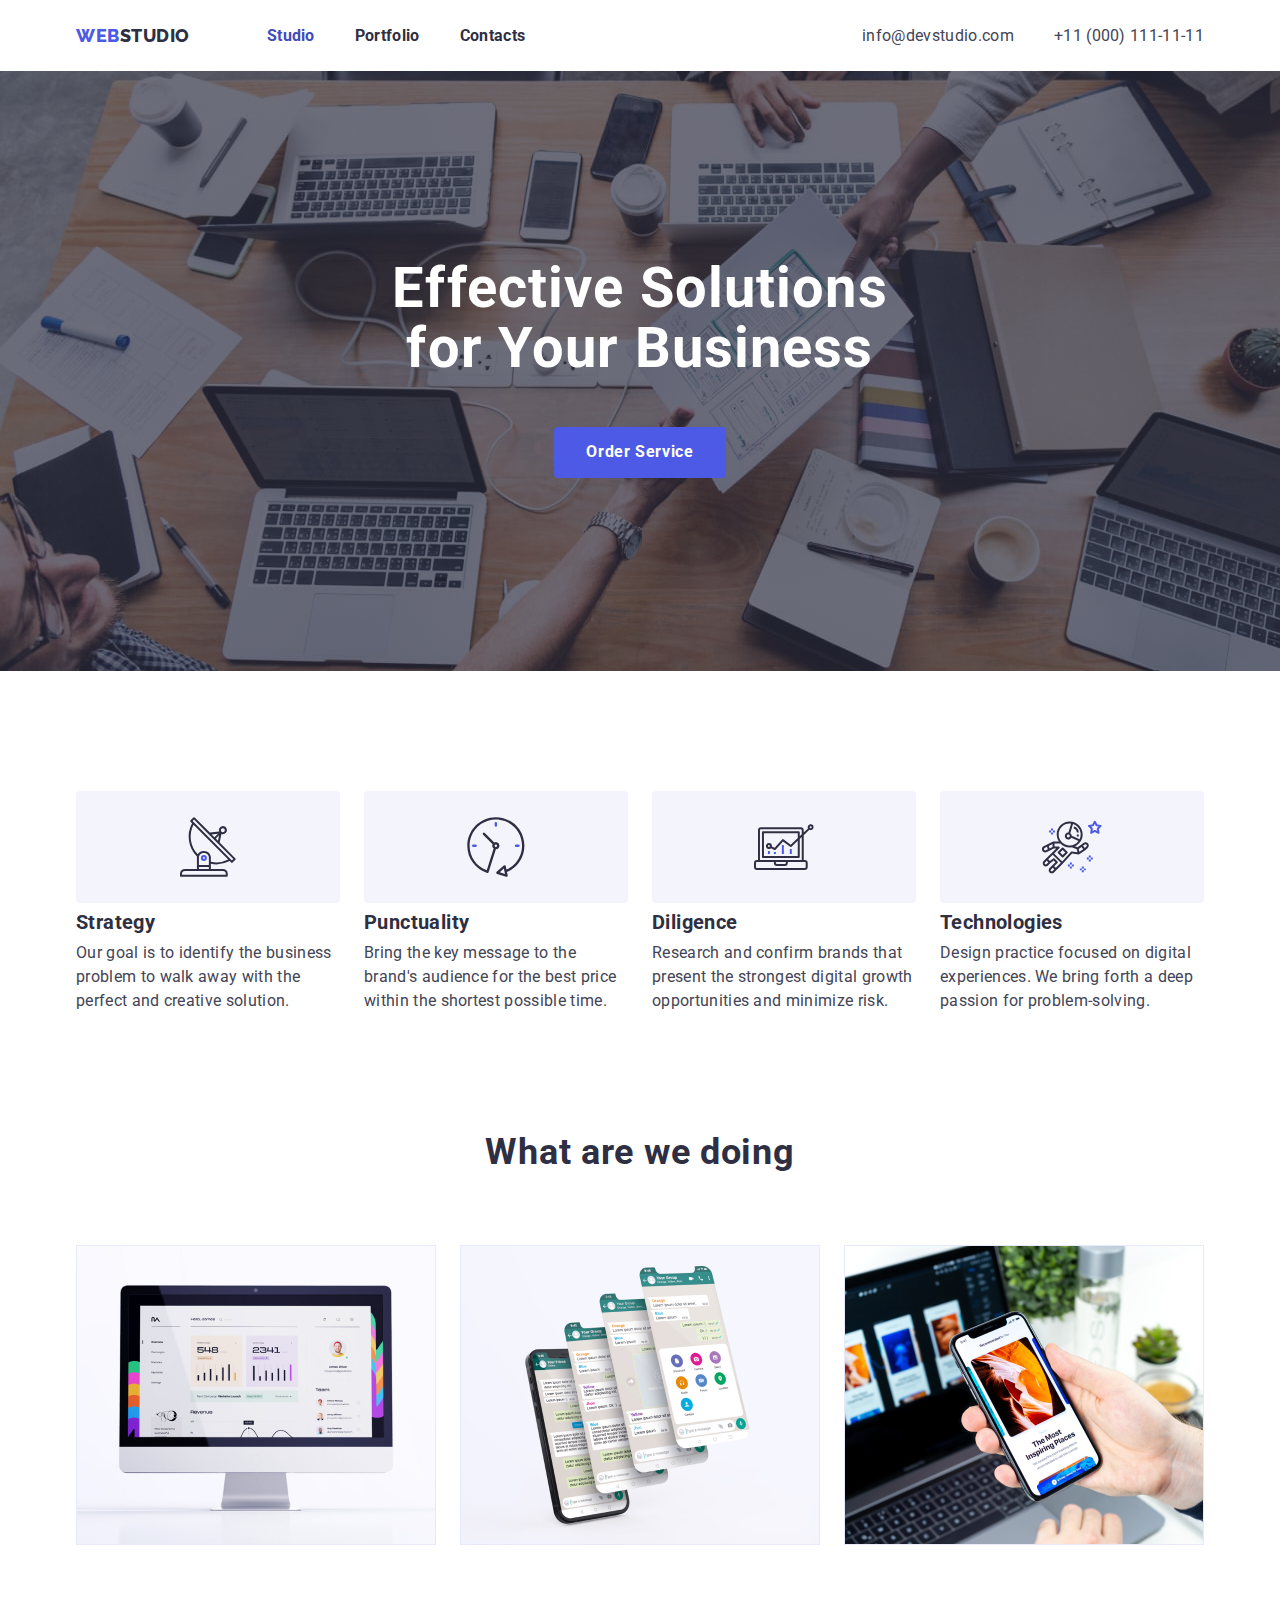
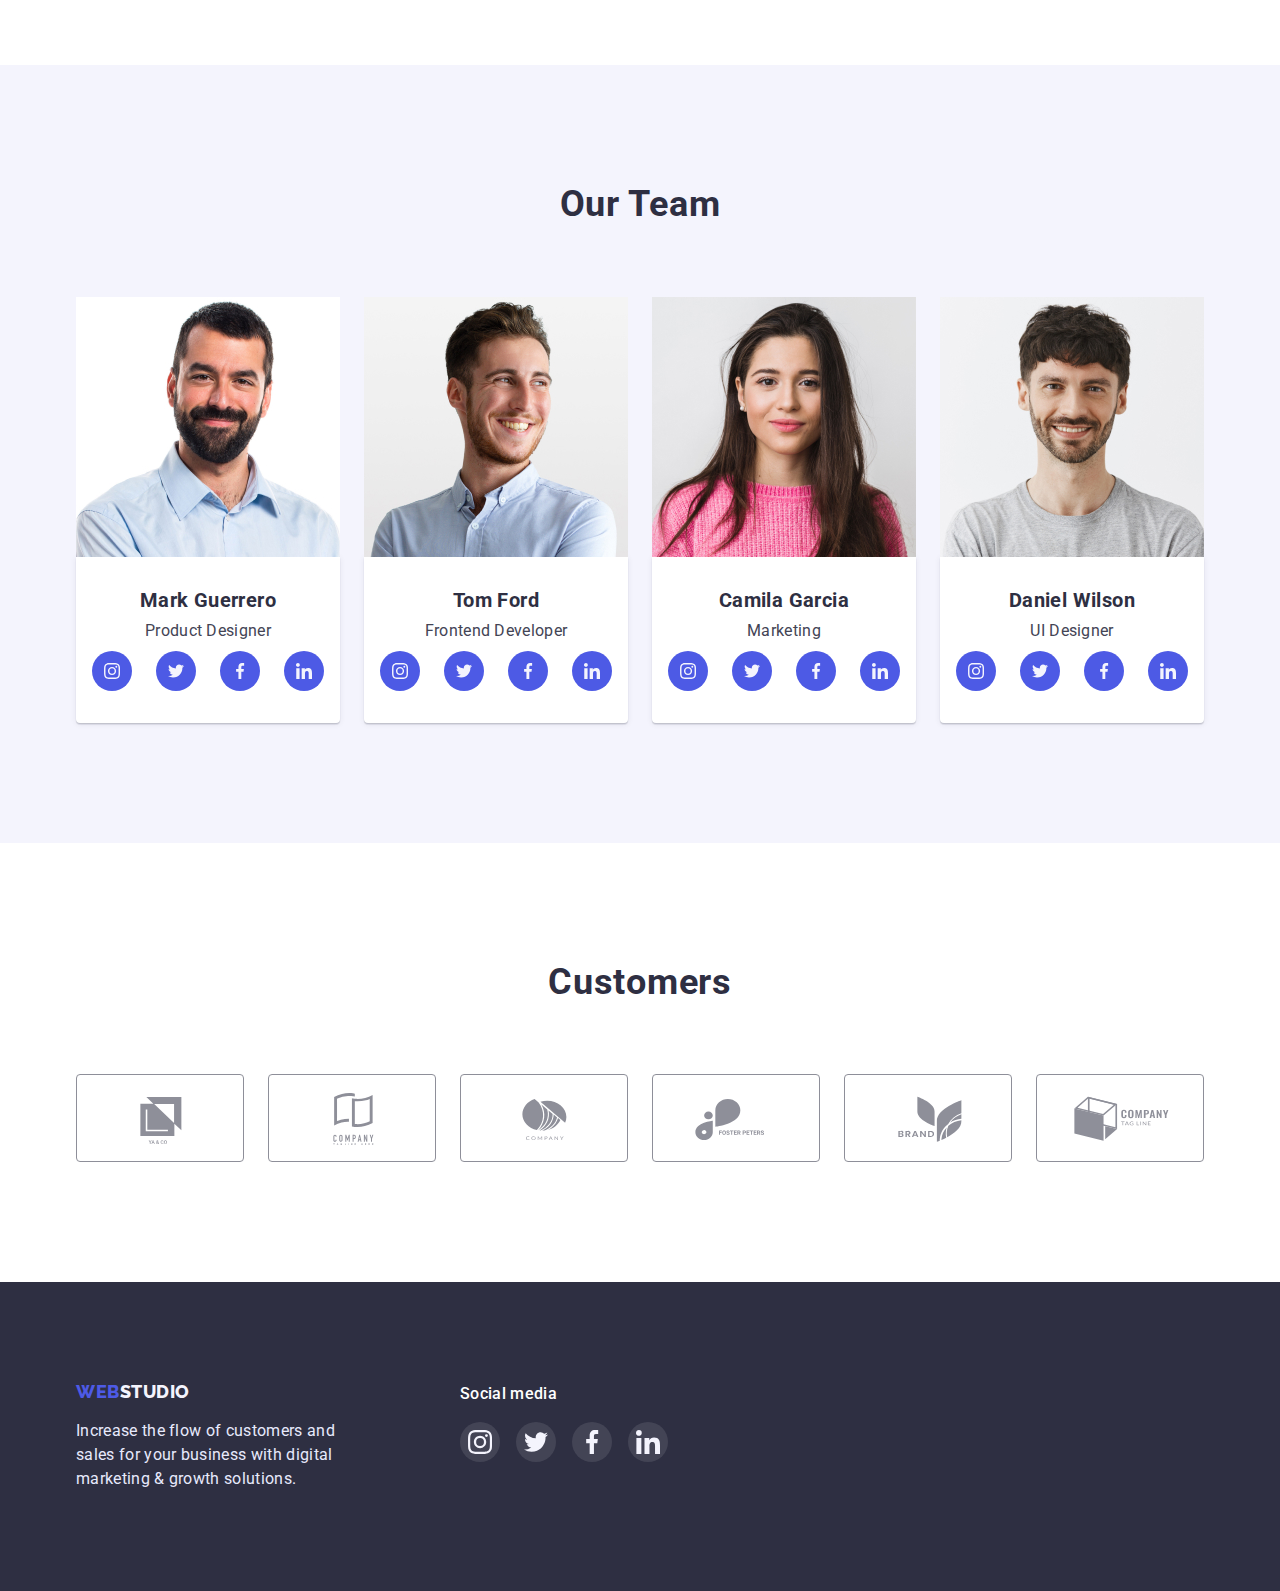
<file: index.html>
<!DOCTYPE html>
<html lang="en">
<head>
    <meta charset="UTF-8">
    <meta http-equiv="X-UA-Compatible" content="IE=edge">
    <meta name="viewport" content="width=device-width, initial-scale=1.0">
    <title>home-work</title>
    <link rel="stylesheet" href="https://cdn.jsdelivr.net/npm/modern-normalize@1.1.0/modern-normalize.min.css">
    <link rel="stylesheet" href="./css/styles.css">
    <link href="https://fonts.googleapis.com/css2?family=Raleway:wght@800&family=Roboto:wght@400;500;700;900&display=swap" rel="stylesheet">
    <link rel="preconnect" href="https://fonts.googleapis.com">
    <link rel="preconnect" href="https://fonts.gstatic.com" crossorigin>
</head>
<body>
    <!--HEADER-->
    <header class="header-">
        <div class="container header-container">
            <a href="./index.html" class="header-logo"><span class="loga">web</span><span class="logb">studio</span></a>
            <nav class="header-nav">
                <ul class="header-nav-ul list ">
                    <li class="menu-item"><a href="./index.html" class="link-scnd link current">Studio</a></li>
                    <li class="menu-item"><a href="./portfolio.html" class="link-scnd link">Portfolio</a></li>
                    <li class="menu-item"><a href="./index.html" class="link-scnd link">Contacts</a></li>
                </ul>
            </nav>
            <ul class="ul-contacts list">
                <li><a href="mailto:info@devstudio.com" class="ul-contacts- link">info@devstudio.com</a></li>
                <li><a href="tel:+11(000)1111111" class="ul-contacts- link">+11 (000) 111-11-11</a></li>
            </ul>
        </div>
    </header>
    <!--MAIN-->
    <main>
        <section class="main-section-top">
            <div class="container">
                <h1 class="title-hero">Effective Solutions for Your Business</h1>
                <button type="button" class="buto-main">Order Service</button>
            </div>
        </section>
        <!--OUR METHODS-->
        <section class="main-section">
            <div class="container">
                <h2 class="visually-hidden">Our Methods</h2>
                <ul class="main-ourmethods list">
                    <li class="">
                        <div class="icom-svg">
                            <svg class="svg-ed">
                                <use href="./images/symbol-defs.svg#antenna"></use>
                            </svg>
                        </div>
                        <h3 class="title3 mb-hthre">Strategy</h3>
                        <p class="p-shka">Our goal is to identify the business
                            problem to walk away with the perfect and creative solution.
                        </p>
                    </li>
                    <li class="">
                        <div class="icom-svg">
                            <svg class="svg-ed">
                                <use href="./images/symbol-defs.svg#clock"></use>
                            </svg>
                        </div>
                        <h3 class="title3 mb-hthre">Punctuality</h3>
                        <p class="p-shka">
                            Bring the key message to the brand's audience for the best price within the shortest possible time.
                        </p>
                    </li>
                    <li class="">
                        <div class="icom-svg">
                            <svg class="svg-ed">
                                <use href="./images/symbol-defs.svg#diagram"></use>
                            </svg>
                        </div>
                        <h3 class="title3 mb-hthre">Diligence</h3>
                        <p class="p-shka">
                            Research and confirm brands that present the strongest digital growth opportunities and minimize risk.
                        </p>
                    </li>
                    <li class="">
                        <div class="icom-svg">
                            <svg class="svg-ed">
                                <use href="./images/symbol-defs.svg#astronaut"></use>
                            </svg>
                        </div>
                        <h3 class="title3 mb-hthre">Technologies</h3>
                        <p class="p-shka">
                            Design practice focused on digital experiences. We bring forth a deep passion for problem-solving.
                        </p>
                    </li>
                </ul>
            </div>
        </section>

        <!--What are we doing-->
        <section class="main-sectio-we section">
            <div class="container">
                <h2 class="title2">What are we doing</h2>
                <ul class="list main-ourm-list">
                    <li class="link">
                        <img src="./images/rectangleone.jpg" alt="Screenshot of the computer screen" width="360" height="300">
                    </li>
                    <li class="link">
                        <img src="./images/rectangletwo.jpg" alt="Screenshot of the phone screen" width="360" height="300">
                    </li>
                    <li class="link">
                        <img src="./images/rectanglethree.jpg" alt="Screenshot of phone and computer screen" width="360" height="300">
                    </li>
                </ul>
            </div>
        </section>
    
        <!--Our team-->
        <section class="main-section-tm ptb">
            <div class="container">
                <h2 class="title2">Our Team</h2>
                <ul class="main-team list">
                    <li>
                        <img class="img-blk" src="./images/img.jpg" alt="team member" width="264" height="260">
                        <div class="our-team-box">
                            <h3 class="title3 mb-hthre">Mark Guerrero</h3>
                            <p class="p-shka">Product Designer</p>
                            <ul class="list team-ul">
                                <li class="team-li">
                                    <a class="team-a" href="">
                                        <svg class="social-icon">
                                            <use href="./images/symbol-defs.svg#instagram"></use>
                                        </svg>
                                    </a>
                                </li>
                                <li class="team-li">
                                    <a class="team-a" href="">
                                        <svg class="social-icon">
                                            <use href="./images/symbol-defs.svg#twitter"></use>
                                        </svg>
                                    </a>
                                </li>
                                <li class="team-li">
                                    <a class="team-a" href="">
                                        <svg class="social-icon">
                                            <use href="./images/symbol-defs.svg#facebook"></use>
                                        </svg>
                                    </a>
                                </li>
                                <li class="team-li">
                                    <a class="team-a" href="">
                                        <svg class="social-icon">
                                            <use href="./images/symbol-defs.svg#linkedin    "></use>
                                        </svg>
                                    </a>
                                </li>
                            </ul>
                        </div>
                    </li>
                    <li>
                        <img class="img-blk" src="./images/imgone.jpg" alt="team member" width="264" height="260">
                        <div class="our-team-box">
                            <h3 class="title3 mb-hthre">Tom Ford</h3>
                            <p class="p-shka">Frontend Developer</p>
                            <ul class="list team-ul">
                                <li class="team-li">
                                    <a class="team-a" href="">
                                        <svg class="social-icon">
                                            <use href="./images/symbol-defs.svg#instagram"></use>
                                        </svg>
                                    </a>
                                </li>
                                <li class="team-li">
                                    <a class="team-a" href="">
                                        <svg class="social-icon">
                                            <use href="./images/symbol-defs.svg#twitter"></use>
                                        </svg>
                                    </a>
                                </li>
                                <li class="team-li">
                                    <a class="team-a" href="">
                                        <svg class="social-icon">
                                            <use href="./images/symbol-defs.svg#facebook"></use>
                                        </svg>
                                    </a>
                                </li>
                                <li class="team-li">
                                    <a class="team-a" href="">
                                        <svg class="social-icon">
                                            <use href="./images/symbol-defs.svg#linkedin    "></use>
                                        </svg>
                                    </a>
                                </li>
                            </ul>
                        </div>
                    </li>
                    <li>
                        <img class="img-blk" src="./images/imgtwo.jpg" alt="team member" width="264" height="260">
                        <div class="our-team-box">
                            <h3 class="title3 mb-hthre">Camila Garcia</h3>
                            <p class="p-shka">Marketing</p>
                            <ul class="list team-ul">
                                <li class="team-li">
                                    <a class="team-a" href="">
                                        <svg class="social-icon">
                                            <use href="./images/symbol-defs.svg#instagram"></use>
                                        </svg>
                                    </a>
                                </li>
                                <li class="team-li">
                                    <a class="team-a" href="">
                                        <svg class="social-icon">
                                            <use href="./images/symbol-defs.svg#twitter"></use>
                                        </svg>
                                    </a>
                                </li>
                                <li class="team-li">
                                    <a class="team-a" href="">
                                        <svg class="social-icon">
                                            <use href="./images/symbol-defs.svg#facebook"></use>
                                        </svg>
                                    </a>
                                </li>
                                <li class="team-li">
                                    <a class="team-a" href="">
                                        <svg class="social-icon">
                                            <use href="./images/symbol-defs.svg#linkedin    "></use>
                                        </svg>
                                    </a>
                                </li>
                            </ul>
                        </div>
                    </li>
                    <li>
                        <img class="img-blk" src="./images/imgthree.jpg" alt="team member" width="264" height="260">
                        <div class="our-team-box">
                            <h3 class="title3 mb-hthre">Daniel Wilson</h3>
                            <p class="p-shka">UI Designer</p>
                            <ul class="list team-ul">
                                <li class="team-li">
                                    <a class="team-a" href="">
                                        <svg class="social-icon">
                                            <use href="./images/symbol-defs.svg#instagram"></use>
                                        </svg>
                                    </a>
                                </li>
                                <li class="team-li">
                                    <a class="team-a" href="">
                                        <svg class="social-icon">
                                            <use href="./images/symbol-defs.svg#twitter"></use>
                                        </svg>
                                    </a>
                                </li>
                                <li class="team-li">
                                    <a class="team-a" href="">
                                        <svg class="social-icon">
                                            <use href="./images/symbol-defs.svg#facebook"></use>
                                        </svg>
                                    </a>
                                </li>
                                <li class="team-li">
                                    <a class="team-a" href="">
                                        <svg class="social-icon">
                                            <use href="./images/symbol-defs.svg#linkedin    "></use>
                                        </svg>
                                    </a>
                                </li>
                            </ul>
                        </div>
                    </li>
                </ul>
            </div>
        </section>
        <section class="section">
            <div class="container">
                <h2 class="title2">Customers</h2>
                <ul class="list customers-ul">
                    <li class="customers-li">
                        <a class="customers-a" href="">
                            <svg class="customers-icon">
                                <use href="./images/symbol-defs.svg#logo"></use>
                            </svg>
                        </a>
                    </li>
                    <li>
                        <a class="customers-a" href="">
                            <svg class="customers-icon">
                                <use href="./images/symbol-defs.svg#logoone"></use>
                            </svg>
                        </a>
                    </li>
                    <li>
                        <a class="customers-a" href="">
                            <svg class="customers-icon">
                                <use href="./images/symbol-defs.svg#logotwoo"></use>
                            </svg>
                        </a>
                    </li>
                    <li>
                        <a class="customers-a" href="">
                            <svg class="customers-icon">
                                <use href="./images/symbol-defs.svg#logothree"></use>
                            </svg>
                        </a>
                    </li>
                    <li>
                        <a class="customers-a" href="">
                            <svg class="customers-icon">
                                <use href="./images/symbol-defs.svg#logofour"></use>
                            </svg>
                        </a>
                    </li>
                    <li>
                        <a class="customers-a" href="">
                            <svg class="customers-icon">
                                <use href="./images/symbol-defs.svg#logofive"></use>
                            </svg>
                        </a>
                    </li>
                </ul>
            </div>
        </section>
    </main>
   
    <!--FOOTER-->
    <footer class="footer-">
        <div class="flx-cnt container">
            <div class="position-footer">
                <a href="./index.html" class="header-link list link"><span class="logbf hm">web</span><span
                        class="logbf">studio</span></a>
                <p class="footer-text">
                    Increase the flow of customers and sales for your business with digital marketing & growth solutions.
                </p>
            </div>
            <div class="">
                <p class="scl-m">Social media</p>
                <ul class="list ftr-scl">
                    <li class="team-li">
                        <a class="ftr-a" href="">
                            <svg class="social-icon-ftr">
                                <use href="./images/symbol-defs.svg#instagram"></use>
                            </svg>
                        </a>
                    </li>
                    <li class="team-li">
                        <a class="ftr-a" href="">
                            <svg class="social-icon-ftr">
                                <use href="./images/symbol-defs.svg#twitter"></use>
                            </svg>
                        </a>
                    </li>
                    <li class="team-li">
                        <a class="ftr-a" href="">
                            <svg class="social-icon-ftr">
                                <use href="./images/symbol-defs.svg#facebook"></use>
                            </svg>
                        </a>
                    </li>
                    <li class="team-li">
                        <a class="ftr-a" href="">
                            <svg class="social-icon-ftr">
                                <use href="./images/symbol-defs.svg#linkedin    "></use>
                            </svg>
                        </a>
                    </li>
                </ul>
            </div>
        </div>
    </footer>
</body>
</html>
</file>
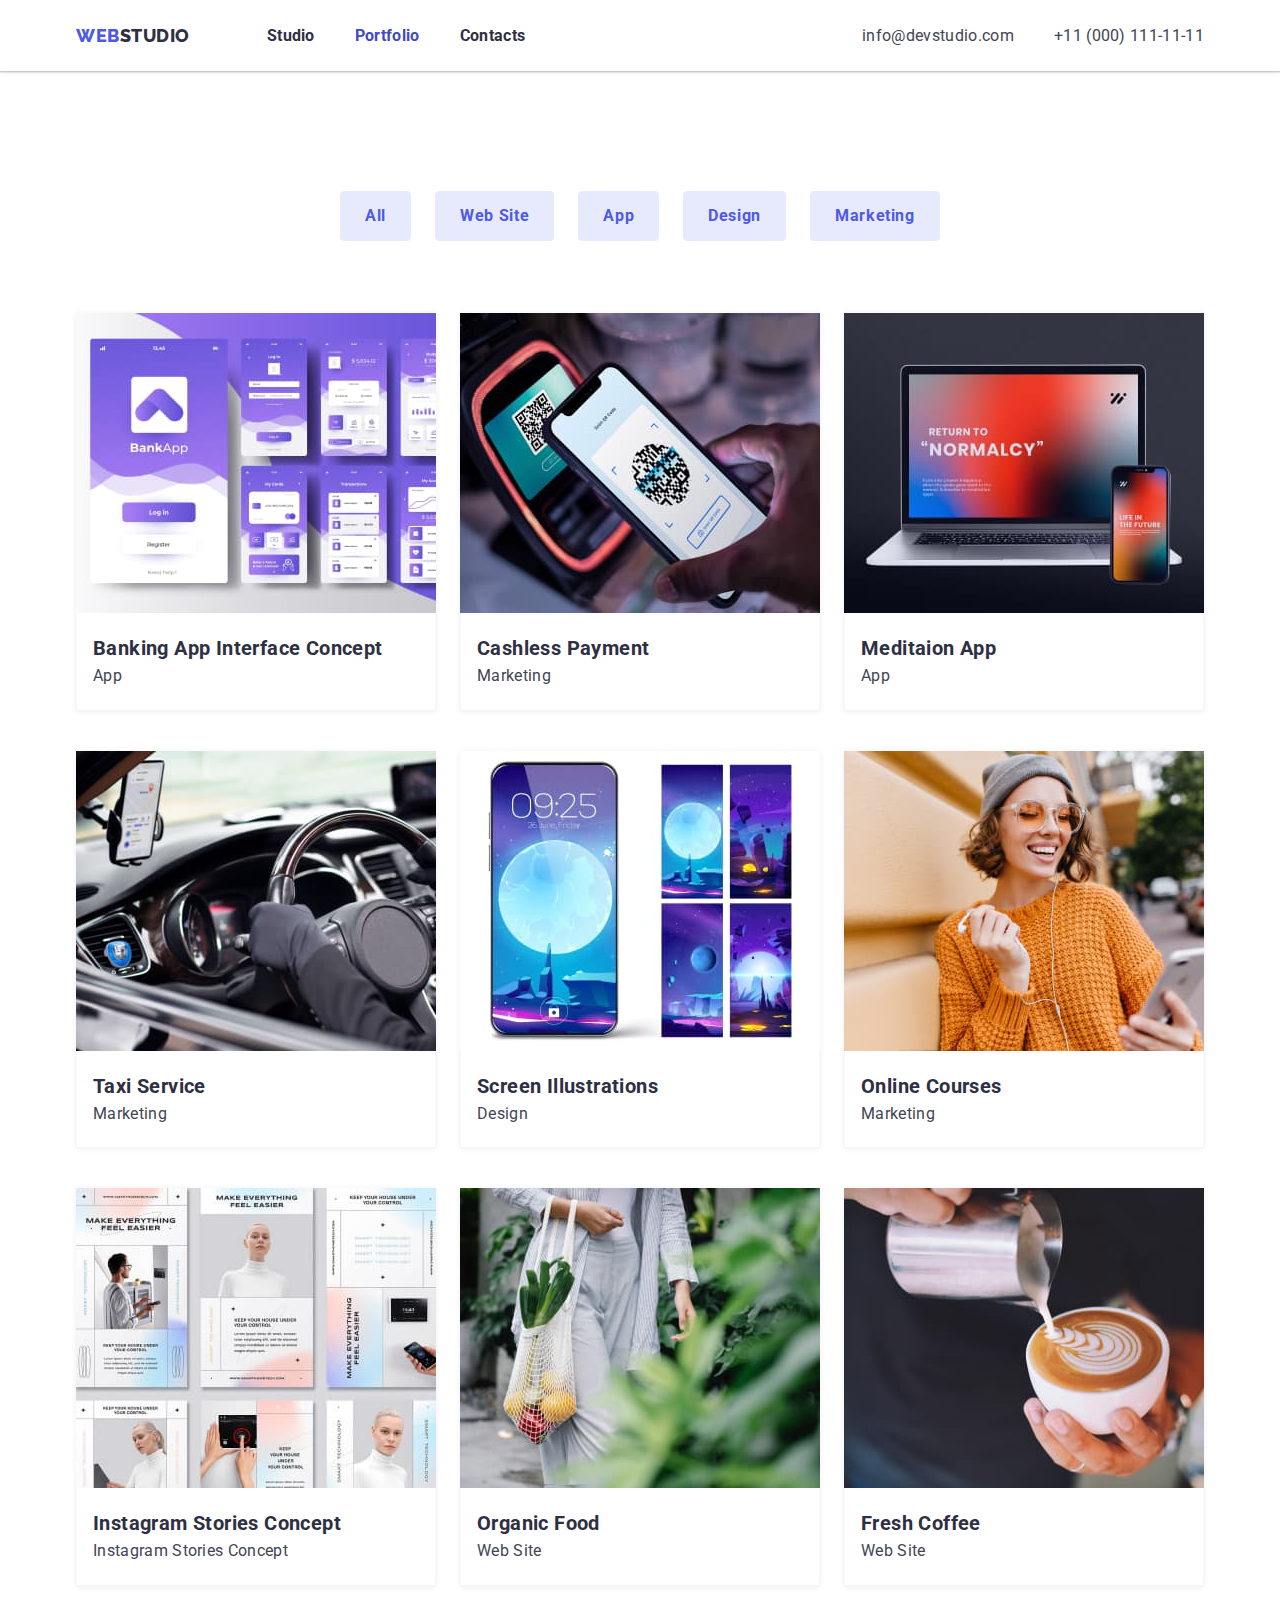
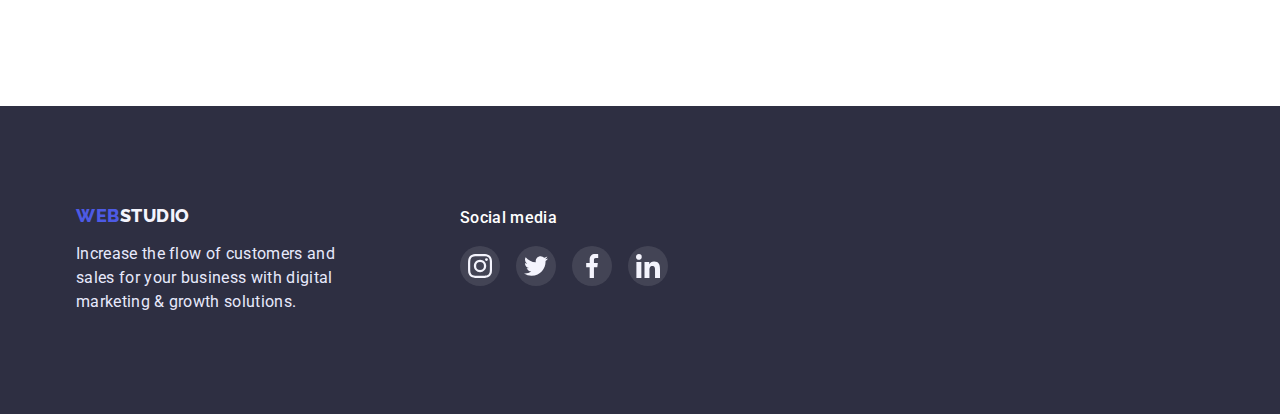
<file: portfolio.html>
<!DOCTYPE html>
<html lang="en">
<head>
    <meta charset="UTF-8">
    <meta http-equiv="X-UA-Compatible" content="IE=edge">
    <meta name="viewport" content="width=device-width, initial-scale=1.0">
    <title>Home-work</title>
    <link rel="stylesheet" href="https://cdn.jsdelivr.net/npm/modern-normalize@1.1.0/modern-normalize.min.css">
    <link rel="stylesheet" href="./css/styles.css">
    <link href="https://fonts.googleapis.com/css2?family=Raleway:wght@800&family=Roboto:wght@400;500;700;900&display=swap" rel="stylesheet">
    <link rel="preconnect" href="https://fonts.googleapis.com">
    <link rel="preconnect" href="https://fonts.gstatic.com" crossorigin>
</head>
<body>
    <!--HEADER-->
    <header class="header-">
        <div class="container header-container">
            <a href="./index.html" class="header-logo"><span class="loga">web</span><span class="logb">studio</span></a>
            <nav class="header-nav">
                <ul class="header-nav-ul list ">
                    <li class="menu-item"><a href="./index.html" class="link-scnd link">Studio</a></li>
                    <li class="menu-item"><a href="./portfolio.html" class="link-scnd link current">Portfolio</a></li>
                    <li class="menu-item"><a href="./index.html" class="link-scnd link">Contacts</a></li>
                </ul>
            </nav>
            <ul class="ul-contacts list">
                <li><a href="mailto:info@devstudio.com" class="ul-contacts- link">info@devstudio.com</a></li>
                <li><a href="tel:+11(000)1111111" class="ul-contacts- link">+11 (000) 111-11-11</a></li>
            </ul>
        </div>
    </header>
    <!-- MAIN -->
    <main class="main-">
        <!-- EXAMPLE N1 -->
        <section class="prtf-main">
            <h1 class="visually-hidden">Buttons for our tools</h1>
            <div class="container">
                <ul class="list-prtf list">
                    <li><button type="button" class="buto">All</button></li>
                    <li><button type="button" class="buto">Web Site</button></li>
                    <li><button type="button" class="buto">App</button></li>
                    <li><button type="button" class="buto">Design</button></li>
                    <li><button type="button" class="buto">Marketing</button></li>
                </ul>

                <ul class="list-prtf-sec list">
                    <li class="list-prtf-sec-li">
                        <a class="prtf-a">
                            <img class="img-blk" src="./images/bankapp.jpg" alt="Banking app interface concept" width="360" height="300">
                            <div class="prtf-box">
                                <h3 class="title3 mb-hthre">Banking App Interface Concept</h3>
                                <p>App</p>
                            </div>
                        </a>
                    </li>
                    <li class="list-prtf-sec-li">
                        <a class="prtf-a">
                            <img class="img-blk" src="./images/cashlesspaymentt.jpg" alt="Cashless payment" width="360" height="300">
                            <div class="prtf-box">
                                <h3 class="title3 mb-hthre">Cashless Payment</h3>
                                <p>Marketing</p>
                            </div>
                        </a>
                    </li>
                    <li class="list-prtf-sec-li">
                        <a class="prtf-a">
                            <img class="img-blk" src="./images/meditaionapp.jpg" alt="Meditaion App" width="360" height="300">
                            <div class="prtf-box">
                                <h3 class="title3 mb-hthre">Meditaion App</h3>
                                <p>App</p>
                            </div>
                        </a>
                    </li>
                    <li class="list-prtf-sec-li">
                        <a class="prtf-a">
                            <img class="img-blk" src="./images/taxiservice.jpg" alt="taxi service" width="360" height="300">
                            <div class="prtf-box">
                                <h3 class="title3 mb-hthre">Taxi Service</h3>
                                <p>Marketing</p>
                            </div>
                        </a>
                    </li>
                    <li class="list-prtf-sec-li">
                        <a class="prtf-a">
                            <img class="img-blk" src="./images/screenillustrations.jpg" alt="screen illustrations" width="360" height="300">
                            <div class="prtf-box">
                                <h3 class="title3 mb-hthre">Screen Illustrations</h3>
                                <p>Design</p>
                            </div>
                        </a>
                    </li>
                    <li class="list-prtf-sec-li">
                        <a class="prtf-a">
                            <img class="img-blk" src="./images/onlinecourses.jpg" alt="online courses" width="360" height="300">
                            <div class="prtf-box">
                                <h3 class="title3 mb-hthre">Online Courses</h3>
                                <p>Marketing</p>
                            </div>
                        </a>
                    </li>
                    <li class="list-prtf-sec-li">
                        <a class="prtf-a">
                            <img class="img-blk" src="./images/instagramstoriesconcept.jpg" alt="instagram stories concept" width="360 height="300">
                            <div class="prtf-box">
                                <h3 class="title3 mb-hthre">Instagram Stories Concept</h3>
                                <p>Instagram Stories Concept</p>
                            </div>
                        </a>
                    </li>
                    <li class="list-prtf-sec-li">
                        <a class="prtf-a">
                            <img class="img-blk" src="./images/organicfood.jpg" alt="organic food" width="360" height="300">
                            <div class="prtf-box">
                                <h3 class="title3 mb-hthre">Organic Food</h3>
                                <p>Web Site</p>
                            </div>
                        </a>
                    </li>
                    <li class="list-prtf-sec-li">
                        <a class="prtf-a">
                             <img class="img-blk" src="./images/freshcoffee.jpg" alt="fresh coffee" width="360" height="300">
                                <div class="prtf-box">
                                    <h3 class="title3 mb-hthre">Fresh Coffee</h3>
                                    <p>Web Site</p>
                                </div>
                        </a>
                    </li>
                </ul>
            </div>
            
           
        </section>
    </main>
    <!--FOOTER-->
    <footer class="footer-">
        <div class="flx-cnt container">
            <div class="position-footer">
                <a href="./index.html" class="header-link list link"><span class="logbf hm">web</span><span
                        class="logbf">studio</span></a>
                <p class="footer-text">
                    Increase the flow of customers and sales for your business with digital marketing & growth solutions.
                </p>
            </div>
            <div class="">
                <p class="scl-m">Social media</p>
                <ul class="list ftr-scl">
                    <li class="team-li">
                        <a class="ftr-a" href="">
                            <svg class="social-icon-ftr">
                                <use href="./images/symbol-defs.svg#instagram"></use>
                            </svg>
                        </a>
                    </li>
                    <li class="team-li">
                        <a class="ftr-a" href="">
                            <svg class="social-icon-ftr">
                                <use href="./images/symbol-defs.svg#twitter"></use>
                            </svg>
                        </a>
                    </li>
                    <li class="team-li">
                        <a class="ftr-a" href="">
                            <svg class="social-icon-ftr">
                                <use href="./images/symbol-defs.svg#facebook"></use>
                            </svg>
                        </a>
                    </li>
                    <li class="team-li">
                        <a class="ftr-a" href="">
                            <svg class="social-icon-ftr">
                                <use href="./images/symbol-defs.svg#linkedin    "></use>
                            </svg>
                        </a>
                    </li>
                </ul>
            </div>
        </div>
    </footer>
</body>
</html>
</file>
<file: css/styles.css>
:root {
    --primary-brand: #4D5AE5;
    --dark: #2E2F42;
    --success: #31D0AA;
    --text: #434455;
    --subtletext: #8E8F99;
    --accent: #E7E9FC;
    --light: #F4F4FD;
    --ftr: #31D0AA;
    --ocean: #404BBF;
}

body {
    font-family: Roboto, sans-serif;
    font-size: 16px;
    letter-spacing: 0.02em;
    color: var(--text);
}
/* ====================================== widht */

.container {
    width: 1158px;
    margin: 0 auto;
    padding: 0 15px;
}

.section {
    padding-top: 120px;
    padding-bottom: 120px;
}

/* ====================================== widht */
h1,
h2,
h3,
p {
    margin-top: 0;
    margin-bottom: 0;
}

ul {
    margin-top: 0;
    margin-bottom: 0;
    padding-left: 0;
}

img {
    display: block;
    max-width: 100%;
    height: auto;
}

/* COMPONENTSSSSSS ================================================== */
.ptb {
    padding-top: 120px;
    padding-bottom: 120px;
}


.mb-hthre {
    margin-bottom: 8px;
}

.title3{
    font-weight: 700;
    font-size: 20px;
    line-height: 1.1;
    letter-spacing: 0.02em;
    color: #2E2F42
}

.title2 {
    font-weight: 700;
    font-size: 36px;
    line-height: 1.1;   
    letter-spacing: 0.02em;
    text-align: center;
    color: #2E2F42;

    margin-bottom: 72px;
}

.list {
    list-style: none;
}

.link {
    text-decoration: none;
}

.p-shka {
    line-height: 1.5;
}
/* COMPONENTSSSSSS////////////// ================================================== */

/*HEADER==========================================*/
.header- {
    padding-top: 24px;
    padding-bottom: 24px;
    box-shadow: 0px 2px 1px rgba(46, 47, 66, 0.08), 0px 1px 1px rgba(46, 47, 66, 0.16), 0px 1px 6px rgba(46, 47, 66, 0.08);
}
.header-container {
    display: flex;
    align-items: center;
    
}

.loga {
    font-family: 'Raleway'; sans-serif;
    font-weight: 800;
    font-size: 18px;
    line-height: 1.3;
    letter-spacing: 0.03em;
    text-transform: uppercase;
    color: #4D5AE5;
    text-decoration: 
}
.logb {
    font-family: 'Raleway'; sans-serif;
    font-weight: 800;
    font-size: 18px;
    line-height: 1.3;  
    letter-spacing: 0.03em;
    text-transform: uppercase;
    color: #2E2F42;
}

.logbf {
    font-family: 'Raleway'; sans-serif;
    font-weight: 800;
    font-size: 18px;
    line-height: 1.1;
    align-items: center;
    letter-spacing: 0.03em;
    text-transform: uppercase; 
    color: #F4F4FD;
}

.hm {
    color: var(--primary-brand);
}

.header-nav{
    display: flex;
    align-items: center;
    margin-left: 77px;
}

.menu-item:not(:last-child) {
    margin-right: 40px;
}

.header-nav-ul {
    display: flex;
    align-items: center;
}

.header-logo {
    display: flex;
    text-decoration: none;
}

.link-scnd {
    font-weight: 700;
    color: #2E2F42;
}

.link-scnd:hover,
.link-scnd:focus {
    color: var(--primary-brand);
}

/* HEADER CONTACTS UL ===========================================*/
.ul-contacts {
    display: flex;
    align-items: center;
    margin-left: auto;
    column-gap: 40px;
}
.ul-contacts- {
   color: var(--text);
   align-items: center;
}

.ul-contacts-:hover,
.ul-contacts-:focus {
    color: var(--primary-brand);
}
/* MAIN BUTTON ==============================================================*/
.title-hero {
    font-weight: 700;
    font-size: 56px;

    width: 496px;
    
    line-height: 1.07;
    
    text-align: center;
    letter-spacing: 0.02em;
     
    margin: 0 auto;
    margin-bottom: 48px;

    color: #ffffff;
}
.buto-main {
    font-family: inherit;
    font-weight: 700;
    font-size: 16px;
    line-height: 1.17;
    letter-spacing: 0.04em;

    margin: 0;
    padding: 16px 32px;
    border: none;
    border-radius: 4px;
    cursor: pointer;
    color: #ffffff;
    background-color: var(--primary-brand);
}
.buto-main:hover,
.buto-main:focus {
    color: #ffffff;
    background-color: #404BBF;
}


.buto { 
    padding: 12px 24px;
    font-family: inherit;
    font-weight: 700;
    font-size: 16px;
    cursor: pointer;;
    line-height: 1.5;
    letter-spacing: 0.04em;
    color: var(--primary-brand);
    background-color: var(--accent);
    border: 1px solid #E7E9FC;
    border-radius: 4px;
}
.buto:focus,
.buto:hover {
    color: #ffffff;
    border-color: transparent;
    background-color: var(--primary-brand);
    box-shadow: 0px 3px 1px rgba(0, 0, 0, 0.1), 0px 2px 1px rgba(0, 0, 0, 0.08), 0px 2px 2px rgba(0, 0, 0, 0.12);
}

/* main ==========================================*/

.main-section {
    padding-top: 120px;
}

.icom-svg {
    display: flex;
    justify-content: center;
    align-items: center;
    width: 264px;
    height: 112px;
    background: #F4F4FD;
    border-radius: 4px;
    margin-bottom: 8px;
}

.svg-ed {
    width: 59.72px;
    height: 64px;

}

.main-section-tm {
    background-color: #F4F4FD;
}


   

.main-section-top {
    padding: 188px 0;
    background-color: var(--dark);
    text-align: center;
    height: 600px;
    max-width: 1440px;
    margin: 0 auto;
    background-repeat: no-repeat;
    background-size: cover;
    background-image: linear-gradient(
        to right,
        rgba(46, 47, 66, 0.7), 
        rgba(46, 47, 66, 0.7)
        ), url('../images/peopleoffice.jpg')
}

.main-ourmethods {
    display: flex;
    column-gap: 24px;
}

.main-ourm-list {
    display: flex;
    column-gap: 24px;
}

.main-team {
    display: flex;
    column-gap: 24px;
}

.our-team-box {
    background: #FFFFFF;
    box-shadow: 0px 1px 6px rgba(46, 47, 66, 0.08), 0px 1px 1px rgba(46, 47, 66, 0.16), 0px 2px 1px rgba(46, 47, 66, 0.08);
    border-radius: 0px 0px 4px 4px;

    text-align: center;
    
    padding-top: 32px;
    padding-bottom: 32px;
}

.team-ul {
    display: flex;  
    justify-content: center;
    column-gap: 24px;
    margin-top: 8px;
}

.team-a {
    display: flex;
    justify-content: center;
    align-items: center;
    width: 40px;
    height: 40px;
    border-radius: 50%;
    background-color: var(--primary-brand);
}

.team-a:focus,
.team-a:hover {
    background-color: var(--ftr);
}

.social-icon {
    width: 16px;
    height: 16px;
}

.customers-ul {
    display: flex;
    column-gap: 24px    ;
}

.customers-li {
    /* width: 168px;
    height: 88px;
    box-sizing: border-box;
    border-radius: 4px;
    border: 1px solid #8E8F99; */
}
.customers-icon {
    width: 104px;
    height: 56px;
    fill: currentColor;
}
.customers-a {
    display: flex;
    justify-content: center;
    align-items: center;
    width: 168px;
    height: 88px;
    border-radius: 4px;
    border: 1px solid currentColor;
    color: #8e8f99;
}

.customers-a:focus,
.customers-a:hover {
    color: var(--ocean);
}

/* main ===================================================== */

/* portfolio */
.prtf-main {
    padding: 120px 0;
}

.list-prtf {
    display: flex;
    column-gap: 24px;

    justify-content: center;
    margin-bottom: 72px;
}

.list-prtf-sec {
    display: flex;
    flex-wrap: wrap;
    column-gap: 24px;
    row-gap: 40px;
    margin-top: 0;
    margin-bottom: 0;
    padding-left: 0;
}

.prtf-a {
    display: block;
    text-decoration: none;
}

.prtf-a:focus,
.prtf-a:hover {
    box-shadow: 0px 1px 6px rgba(46, 47, 66, 0.08), 0px 1px 1px rgba(46, 47, 66, 0.16), 0px 2px 1px rgba(46, 47, 66, 0.08);
}

.list-prtf-sec-li {
    box-shadow: 0px 1px 6px rgba(46, 47, 66, 0.08);
}


.prtf-box {
    border: 0.5px solid #F4F4FD;
    border-top: 0px;
    padding-top: 24px;
    padding-left: 16px;
    padding-bottom: 24px;
}

/* footer */
.footer- {
    padding: 100px 0;
    background-color: var(--dark);
}

.footer-text {
    width: 264px;
    line-height: 1.5;
    color: var(--accent);
    margin-top: 16px;
}

.scl-m {
    font-weight: 500;
    width: 264px;
    line-height: 1.5;
    color: #ffffff;
    margin-bottom: 16px;
}

.flx-cnt {
    display: flex;
}

.ftr-scl {
    display: flex;
    column-gap: 16px;
}

.social-icon-ftr {
    width: 24px;
    height: 24px;
}

.ftr-a {
    display: flex;
    justify-content: center;
    align-items: center;
    width: 40px;
    height: 40px;
    border-radius: 50%;
    background-color: rgba(255, 255, 255, 0.1);
}

.ftr-a:focus,
.ftr-a:hover {
        color: #FFFFFF;
        background-color: var(--ftr);
}
.position {
    margin-left: 0;

}
.position-footer {
    margin-right: 120px;
}
/* visually */
.visually-hidden {
    position: absolute;
    width: 1px;
    height: 1px;
    margin: -1px;
    border: 0;
    padding: 0;

    white-space: nowrap;
    clip-path: inset(100%);
    clip: rect(0 0 0 0);
    overflow: hidden
}
.current {
    color: #404BBF;
}
</file>
